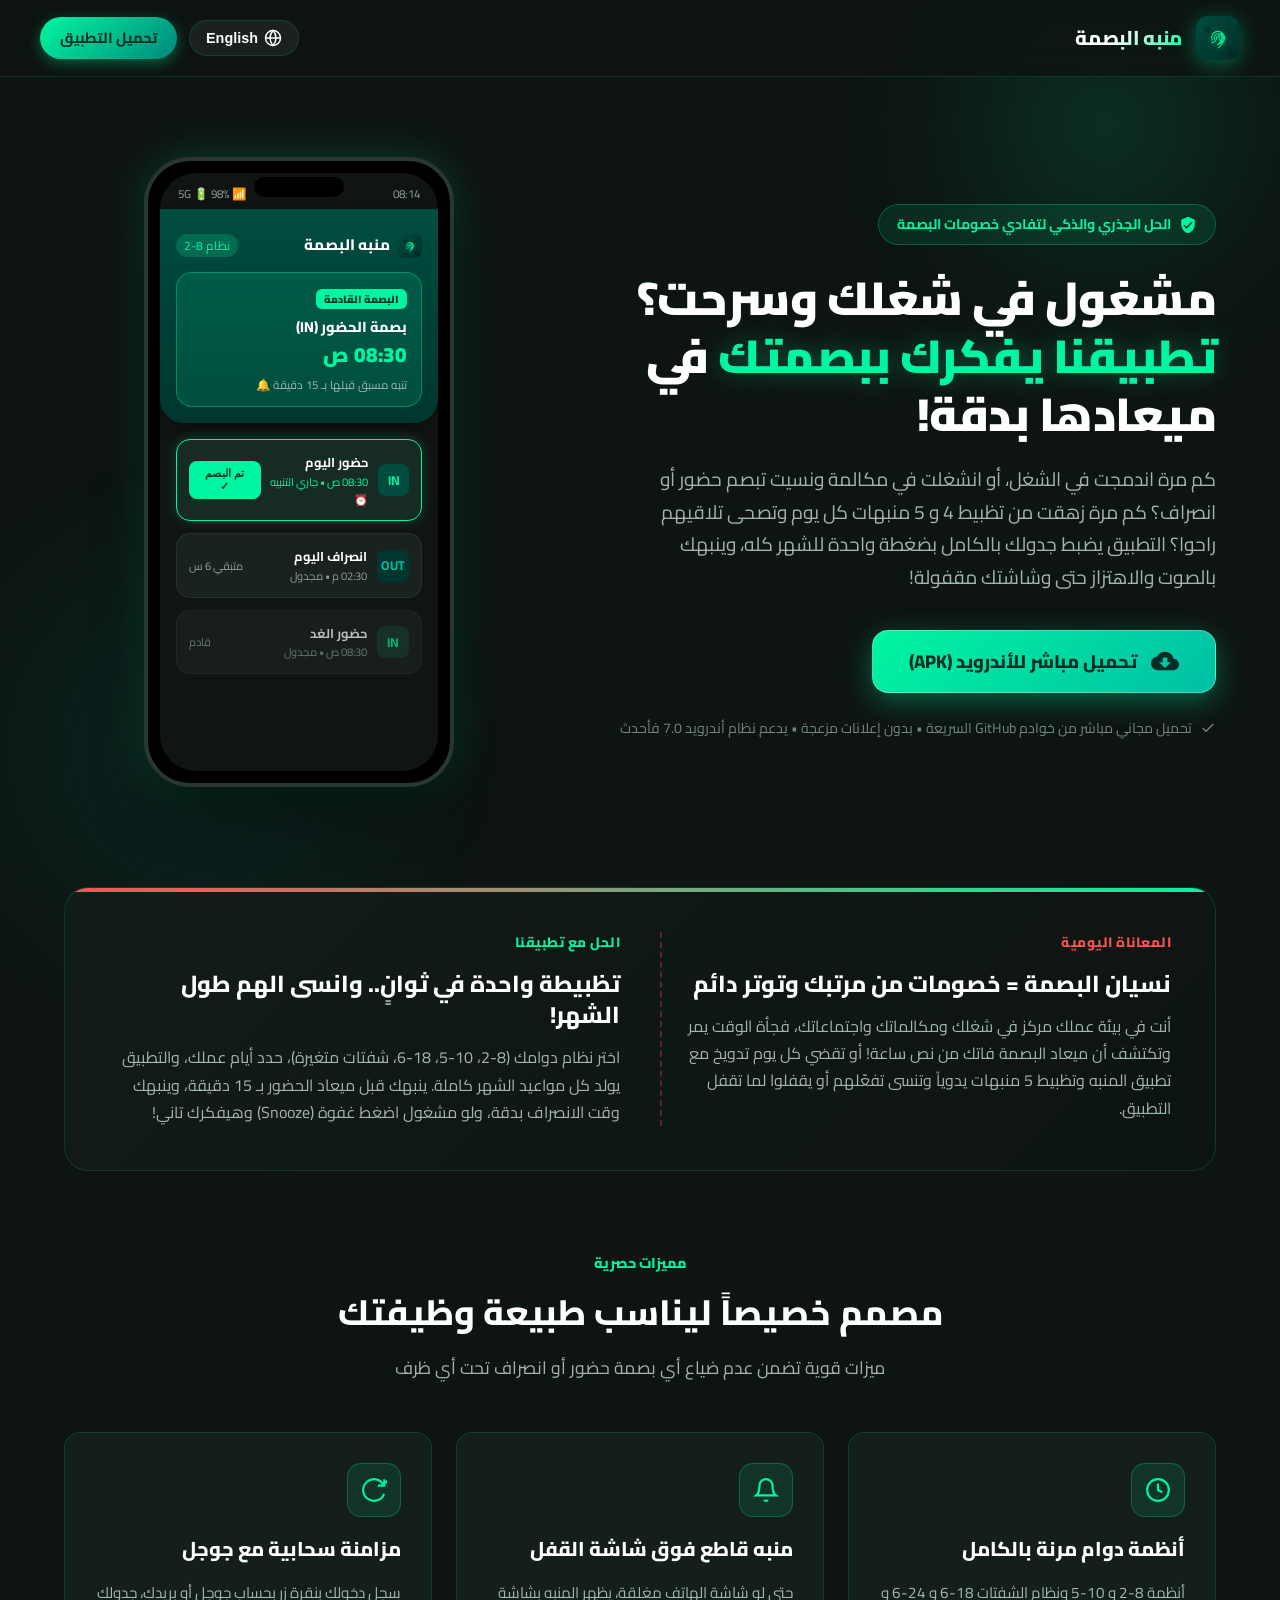
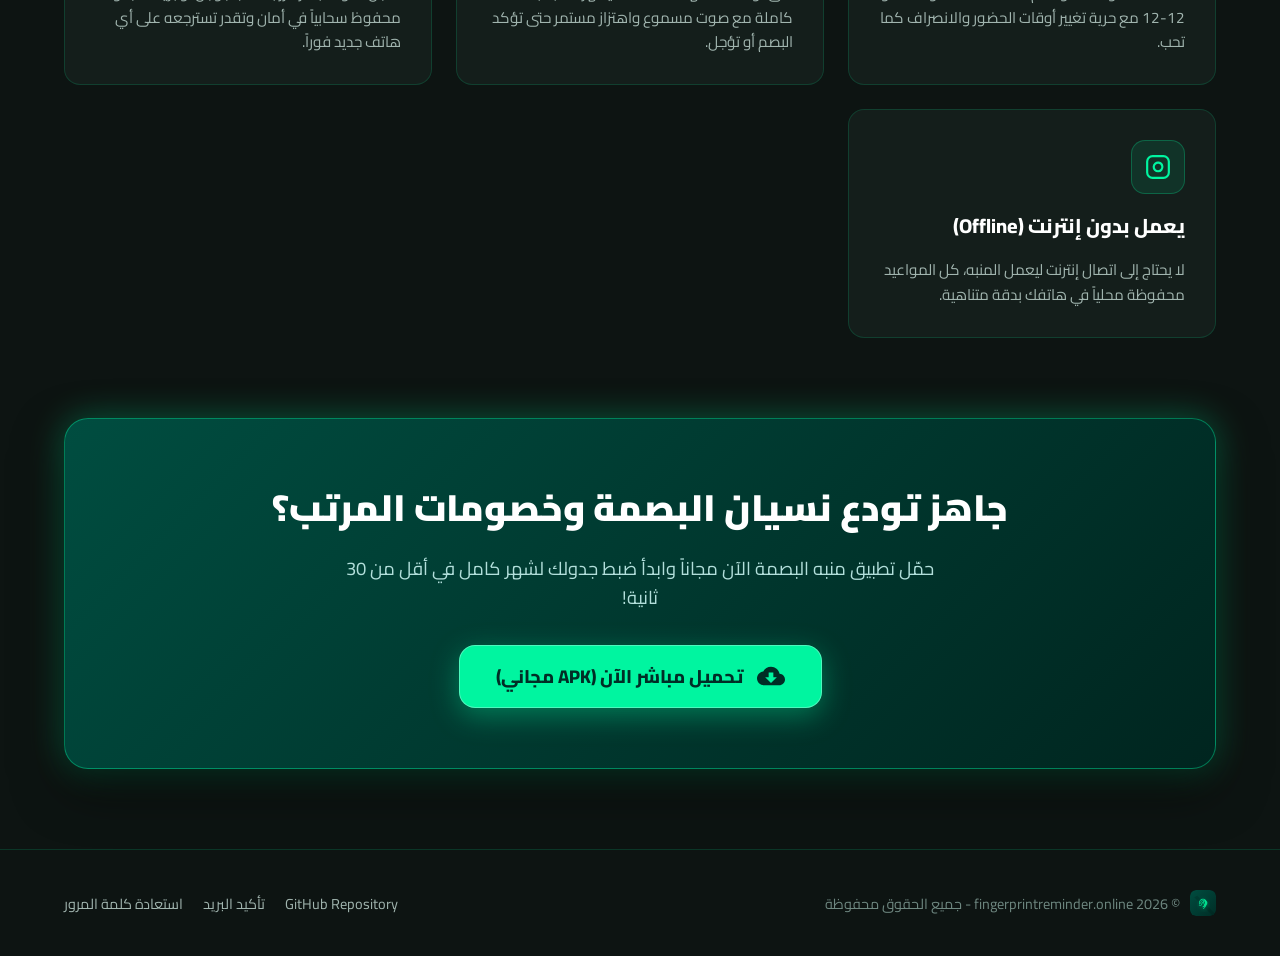
<file: web/index.html>
<!DOCTYPE html>
<html lang="ar" dir="rtl">
<head>
  <meta charset="UTF-8">
  <meta name="viewport" content="width=device-width, initial-scale=1.0">
  <title>منبه البصمة الذكي | Fingerprint Reminder</title>
  <meta name="description" content="تطبيق منبه البصمة الذكي - انسَ عناء ضبط المنبهات اليومية أو نسيان بصمة الحضور والانصراف. جدولة تلقائية ذكية تعمل في الخلفية بدون إنترنت.">
  
  <link rel="icon" type="image/svg+xml" href="logo.svg">
  <link rel="preconnect" href="https://fonts.googleapis.com">
  <link rel="preconnect" href="https://fonts.gstatic.com" crossorigin>
  <link href="https://fonts.googleapis.com/css2?family=Cairo:wght@400;600;700;800;900&family=Inter:wght@400;500;600;700;800&display=swap" rel="stylesheet">
  <link rel="stylesheet" href="styles.css">
</head>
<body>
  <!-- Ambient Atmospheric Glows -->
  <div class="bg-glow-1"></div>
  <div class="bg-glow-2"></div>

  <!-- Navbar -->
  <header class="navbar">
    <div class="nav-container">
      <a href="#" class="brand">
        <img src="logo.svg" alt="شعار منبه البصمة" class="brand-logo">
        <div class="brand-title" data-ar="منبه البصمة" data-en="Fingerprint Reminder">منبه البصمة</div>
      </a>
      <div class="nav-actions">
        <button id="langToggleBtn" class="lang-btn" onclick="toggleLanguage()">
          <svg width="18" height="18" viewBox="0 0 24 24" fill="none" stroke="currentColor" stroke-width="2">
            <circle cx="12" cy="12" r="10"></circle>
            <line x1="2" y1="12" x2="22" y2="12"></line>
            <path d="M12 2a15.3 15.3 0 0 1 4 10 15.3 15.3 0 0 1-4 10 15.3 15.3 0 0 1-4-10 15.3 15.3 0 0 1 4-10z"></path>
          </svg>
          <span id="langLabel">English</span>
        </button>
        <a href="https://github.com/kemo1593/fingerprint-app/releases/latest/download/app-release.apk" class="btn-nav-download" data-ar="تحميل التطبيق" data-en="Download App">تحميل التطبيق</a>
      </div>
    </div>
  </header>

  <!-- Hero Section -->
  <main class="container">
    <section class="hero">
      <div class="hero-content">
        <div class="hero-badge">
          <svg width="18" height="18" viewBox="0 0 24 24" fill="currentColor">
            <path d="M12 1L3 5v6c0 5.55 3.84 10.74 9 12 5.16-1.26 9-6.45 9-12V5l-9-4zm-2 16l-4-4 1.41-1.41L10 14.17l6.59-6.59L18 9l-8 8z"/>
          </svg>
          <span data-ar="الحل الجذري والذكي لتفادي خصومات البصمة" data-en="The Ultimate Solution to Never Miss Your Punch">الحل الجذري والذكي لتفادي خصومات البصمة</span>
        </div>

        <h1 class="hero-title" data-ar="مشغول في شغلك وسرحت؟ <span>تطبيقنا يفكرك ببصمتك</span> في ميعادها بدقة!" data-en="Busy at work or talking? <span>Our app alerts your fingerprint</span> exactly on time!">
          مشغول في شغلك وسرحت؟ <span>تطبيقنا يفكرك ببصمتك</span> في ميعادها بدقة!
        </h1>

        <p class="hero-subtitle" data-ar="كم مرة اندمجت في الشغل، أو انشغلت في مكالمة ونسيت تبصم حضور أو انصراف؟ كم مرة زهقت من تظبيط 4 و 5 منبهات كل يوم وتصحى تلاقيهم راحوا؟ التطبيق يضبط جدولك بالكامل بضغطة واحدة للشهر كله، وينبهك بالصوت والاهتزاز حتى وشاشتك مقفولة!" data-en="How many times did you get busy with work, conversations, or calls and completely forgot your IN or OUT punch? Tired of setting 5 alarms daily? This app schedules your entire month with one click and rings through lock screens!">
          كم مرة اندمجت في الشغل، أو انشغلت في مكالمة ونسيت تبصم حضور أو انصراف؟ كم مرة زهقت من تظبيط 4 و 5 منبهات كل يوم وتصحى تلاقيهم راحوا؟ التطبيق يضبط جدولك بالكامل بضغطة واحدة للشهر كله، وينبهك بالصوت والاهتزاز حتى وشاشتك مقفولة!
        </p>

        <div class="cta-group">
          <!-- Direct download APK from GitHub Releases -->
          <a href="https://github.com/kemo1593/fingerprint-app/releases/latest/download/app-release.apk" class="btn-primary-download" id="apkDownloadBtn">
            <svg viewBox="0 0 24 24" fill="currentColor">
              <path d="M19.35 10.04C18.67 6.59 15.64 4 12 4 9.11 4 6.6 5.64 5.35 8.04 2.34 8.36 0 10.91 0 14c0 3.31 2.69 6 6 6h13c2.76 0 5-2.24 5-5 0-2.64-2.05-4.78-4.65-4.96zM17 13l-5 5-5-5h3V9h4v4h3z"/>
            </svg>
            <span data-ar="تحميل مباشر للأندرويد (APK)" data-en="Direct Download APK (Android)">تحميل مباشر للأندرويد (APK)</span>
          </a>
        </div>

        <div class="download-subtext">
          <svg width="16" height="16" viewBox="0 0 24 24" fill="none" stroke="currentColor" stroke-width="2">
            <polyline points="20 6 9 17 4 12"></polyline>
          </svg>
          <span data-ar="تحميل مجاني مباشر من خوادم GitHub السريعة • بدون إعلانات مزعجة • يدعم نظام أندرويد 7.0 فأحدث" data-en="Direct fast download via GitHub CDN • Zero Ads • Android 7.0+">تحميل مجاني مباشر من خوادم GitHub السريعة • بدون إعلانات مزعجة • يدعم نظام أندرويد 7.0 فأحدث</span>
        </div>
      </div>

      <!-- Live Mockup of the App UI with real branding -->
      <div class="mockup-container">
        <div class="phone-frame">
          <div class="phone-notch"></div>
          <div class="phone-screen">
            <!-- App Status Bar -->
            <div class="mock-status-bar">
              <span>08:14</span>
              <span>📶 5G 🔋 98%</span>
            </div>

            <!-- In-App Header -->
            <div class="mock-app-header">
              <div class="mock-header-top">
                <div style="display:flex;align-items:center;gap:8px;">
                  <img src="logo.svg" style="width:24px;height:24px;border-radius:6px;" alt="icon">
                  <span class="mock-app-title" data-ar="منبه البصمة" data-en="Fingerprint Reminder">منبه البصمة</span>
                </div>
                <span style="font-size:0.75rem;background:rgba(0,245,160,0.2);color:#00F5A0;padding:2px 8px;border-radius:99px;">نظام 8-2</span>
              </div>

              <!-- Next Upcoming Event Highlight Card -->
              <div class="mock-next-card">
                <span class="mock-next-badge" data-ar="البصمة القادمة" data-en="Next Fingerprint">البصمة القادمة</span>
                <div class="mock-next-title" data-ar="بصمة الحضور (IN)" data-en="Check-in Fingerprint (IN)">بصمة الحضور (IN)</div>
                <div class="mock-next-time">08:30 ص</div>
                <div style="font-size:0.72rem;color:#A1B5AF;margin-top:4px;" data-ar="تنبه مسبق قبلها بـ 15 دقيقة 🔔" data-en="Pre-alarm 15 mins before 🔔">تنبه مسبق قبلها بـ 15 دقيقة 🔔</div>
              </div>
            </div>

            <!-- In-App Events List -->
            <div class="mock-body">
              <div class="mock-event-item active-alarm">
                <div class="mock-event-details">
                  <div class="mock-event-icon">IN</div>
                  <div>
                    <div style="font-weight:bold;font-size:0.8rem;color:#fff;" data-ar="حضور اليوم" data-en="Today Check-in">حضور اليوم</div>
                    <div style="font-size:0.7rem;color:#00F5A0;">08:30 ص • جاري التنبيه ⏰</div>
                  </div>
                </div>
                <button class="mock-event-btn" data-ar="تم البصم ✓" data-en="Done ✓">تم البصم ✓</button>
              </div>

              <div class="mock-event-item">
                <div class="mock-event-details">
                  <div class="mock-event-icon" style="background:#00362E;color:#00BFA5;">OUT</div>
                  <div>
                    <div style="font-weight:bold;font-size:0.8rem;color:#fff;" data-ar="انصراف اليوم" data-en="Today Check-out">انصراف اليوم</div>
                    <div style="font-size:0.7rem;color:#8C9E99;">02:30 م • مجدول</div>
                  </div>
                </div>
                <span style="font-size:0.7rem;color:#8C9E99;" data-ar="متبقي 6 س" data-en="In 6h">متبقي 6 س</span>
              </div>

              <div class="mock-event-item" style="opacity:0.7;">
                <div class="mock-event-details">
                  <div class="mock-event-icon" style="background:#1B3D34;color:#00F5A0;">IN</div>
                  <div>
                    <div style="font-weight:bold;font-size:0.8rem;color:#fff;" data-ar="حضور الغد" data-en="Tomorrow Check-in">حضور الغد</div>
                    <div style="font-size:0.7rem;color:#8C9E99;">08:30 ص • مجدول</div>
                  </div>
                </div>
                <span style="font-size:0.7rem;color:#8C9E99;" data-ar="قادم" data-en="Upcoming">قادم</span>
              </div>
            </div>
          </div>
        </div>
      </div>
    </section>

    <!-- Problem vs Solution Comparison Banner -->
    <section class="pain-banner">
      <div class="pain-card problem">
        <span class="pain-tag red" data-ar="المعاناة اليومية" data-en="The Daily Frustration">المعاناة اليومية</span>
        <h3 class="pain-heading" data-ar="نسيان البصمة = خصومات من مرتبك وتوتر دائم" data-en="Forgotten Punches = Deductions & Anxiety">نسيان البصمة = خصومات من مرتبك وتوتر دائم</h3>
        <p class="pain-desc" data-ar="أنت في بيئة عملك مركز في شغلك ومكالماتك واجتماعاتك، فجأة الوقت يمر وتكتشف أن ميعاد البصمة فاتك من نص ساعة! أو تقضي كل يوم تدويخ مع تطبيق المنبه وتظبيط 5 منبهات يدوياً وتنسى تفعّلهم أو يقفلوا لما تقفل التطبيق." data-en="You are deeply focused on your work, meetings, or calls. Time flies by and you suddenly realize your punch window passed half an hour ago! Or you waste time configuring 5 alarms manually every single morning.">
          أنت في بيئة عملك مركز في شغلك ومكالماتك واجتماعاتك، فجأة الوقت يمر وتكتشف أن ميعاد البصمة فاتك من نص ساعة! أو تقضي كل يوم تدويخ مع تطبيق المنبه وتظبيط 5 منبهات يدوياً وتنسى تفعّلهم أو يقفلوا لما تقفل التطبيق.
        </p>
      </div>

      <div class="pain-card">
        <span class="pain-tag green" data-ar="الحل مع تطبيقنا" data-en="The Smart Solution">الحل مع تطبيقنا</span>
        <h3 class="pain-heading" data-ar="تظبيطة واحدة في ثوانٍ.. وانسى الهم طول الشهر!" data-en="One Setup in Seconds.. Peace of Mind All Month!">تظبيطة واحدة في ثوانٍ.. وانسى الهم طول الشهر!</h3>
        <p class="pain-desc" data-ar="اختر نظام دوامك (8-2، 10-5، 18-6، شفتات متغيرة)، حدد أيام عملك، والتطبيق يولد كل مواعيد الشهر كاملة. ينبهك قبل ميعاد الحضور بـ 15 دقيقة، وينبهك وقت الانصراف بدقة، ولو مشغول اضغط غفوة (Snooze) وهيفكرك تاني!" data-en="Pick your schedule system (8-2, 10-5, 18-6, or rotating shifts), choose your workdays, and the app calculates the entire schedule. Gives a 15-minute heads-up for IN, alerts at OUT time, with flexible Snooze!">
          اختر نظام دوامك (8-2، 10-5، 18-6، شفتات متغيرة)، حدد أيام عملك، والتطبيق يولد كل مواعيد الشهر كاملة. ينبهك قبل ميعاد الحضور بـ 15 دقيقة، وينبهك وقت الانصراف بدقة، ولو مشغول اضغط غفوة (Snooze) وهيفكرك تاني!
        </p>
      </div>
    </section>

    <!-- Features Section -->
    <section>
      <div class="section-header">
        <span class="section-badge" data-ar="مميزات حصرية" data-en="Exclusive Features">مميزات حصرية</span>
        <h2 class="section-title" data-ar="مصمم خصيصاً ليناسب طبيعة وظيفتك" data-en="Engineered Specially For Your Work Routine">مصمم خصيصاً ليناسب طبيعة وظيفتك</h2>
        <p class="section-desc" data-ar="ميزات قوية تضمن عدم ضياع أي بصمة حضور أو انصراف تحت أي ظرف" data-en="Built to guarantee you never miss a punch under any circumstance">ميزات قوية تضمن عدم ضياع أي بصمة حضور أو انصراف تحت أي ظرف</p>
      </div>

      <div class="features-grid">
        <div class="feature-card">
          <div class="feature-icon-box">
            <svg width="26" height="26" viewBox="0 0 24 24" fill="none" stroke="currentColor" stroke-width="2">
              <circle cx="12" cy="12" r="10"></circle>
              <polyline points="12 6 12 12 16 14"></polyline>
            </svg>
          </div>
          <h3 class="feature-title" data-ar="أنظمة دوام مرنة بالكامل" data-en="Completely Flexible Shift Systems">أنظمة دوام مرنة بالكامل</h3>
          <p class="feature-desc" data-ar="أنظمة 8-2 و 10-5 ونظام الشفتات 18-6 و 24-6 و 12-12 مع حرية تغيير أوقات الحضور والانصراف كما تحب." data-en="Presets for 8-2, 10-5, 18-6, 24-6, and 12-12 shifts with complete freedom to customize first and last entry times.">أنظمة 8-2 و 10-5 ونظام الشفتات 18-6 و 24-6 و 12-12 مع حرية تغيير أوقات الحضور والانصراف كما تحب.</p>
        </div>

        <div class="feature-card">
          <div class="feature-icon-box">
            <svg width="26" height="26" viewBox="0 0 24 24" fill="none" stroke="currentColor" stroke-width="2">
              <path d="M18 8A6 6 0 0 0 6 8c0 7-3 9-3 9h18s-3-2-3-9"></path>
              <path d="M13.73 21a2 2 0 0 1-3.46 0"></path>
            </svg>
          </div>
          <h3 class="feature-title" data-ar="منبه قاطع فوق شاشة القفل" data-en="Full-Screen Lock Alarm">منبه قاطع فوق شاشة القفل</h3>
          <p class="feature-desc" data-ar="حتى لو شاشة الهاتف مغلقة، يظهر المنبه بشاشة كاملة مع صوت مسموع واهتزاز مستمر حتى تؤكد البصم أو تؤجل." data-en="Even if your screen is locked, the alarm awakens the screen with clear audio and vibration until you punch or snooze.">حتى لو شاشة الهاتف مغلقة، يظهر المنبه بشاشة كاملة مع صوت مسموع واهتزاز مستمر حتى تؤكد البصم أو تؤجل.</p>
        </div>

        <div class="feature-card">
          <div class="feature-icon-box">
            <svg width="26" height="26" viewBox="0 0 24 24" fill="none" stroke="currentColor" stroke-width="2">
              <path d="M21.5 2v6h-6M21.34 15.57a10 10 0 1 1-.57-8.38l5.67-5.67"/>
            </svg>
          </div>
          <h3 class="feature-title" data-ar="مزامنة سحابية مع جوجل" data-en="Cloud Sync with Google">مزامنة سحابية مع جوجل</h3>
          <p class="feature-desc" data-ar="سجل دخولك بنقرة زر بحساب جوجل أو بريدك، جدولك محفوظ سحابياً في أمان وتقدر تسترجعه على أي هاتف جديد فوراً." data-en="One-tap login with Google or email. Your schedule is synced to the cloud and restored automatically on any new phone.">سجل دخولك بنقرة زر بحساب جوجل أو بريدك، جدولك محفوظ سحابياً في أمان وتقدر تسترجعه على أي هاتف جديد فوراً.</p>
        </div>

        <div class="feature-card">
          <div class="feature-icon-box">
            <svg width="26" height="26" viewBox="0 0 24 24" fill="none" stroke="currentColor" stroke-width="2">
              <rect x="2" y="2" width="20" height="20" rx="5" ry="5"></rect>
              <path d="M16 11.37A4 4 0 1 1 12.63 8 4 4 0 0 1 16 11.37z"></path>
              <line x1="17.5" y1="6.5" x2="17.51" y2="6.5"></line>
            </svg>
          </div>
          <h3 class="feature-title" data-ar="يعمل بدون إنترنت (Offline)" data-en="100% Offline Compatible">يعمل بدون إنترنت (Offline)</h3>
          <p class="feature-desc" data-ar="لا يحتاج إلى اتصال إنترنت ليعمل المنبه، كل المواعيد محفوظة محلياً في هاتفك بدقة متناهية." data-en="No internet connection required for alarms. All scheduled alarms run locally through exact system timers.">لا يحتاج إلى اتصال إنترنت ليعمل المنبه، كل المواعيد محفوظة محلياً في هاتفك بدقة متناهية.</p>
        </div>
      </div>
    </section>

    <!-- Bottom CTA Card -->
    <section class="bottom-cta">
      <h2 data-ar="جاهز تودع نسيان البصمة وخصومات المرتب؟" data-en="Ready to Say Goodbye to Forgotten Punches?">جاهز تودع نسيان البصمة وخصومات المرتب؟</h2>
      <p data-ar="حمّل تطبيق منبه البصمة الآن مجاناً وابدأ ضبط جدولك لشهر كامل في أقل من 30 ثانية!" data-en="Download Fingerprint Reminder now for free and schedule your entire month in under 30 seconds!">حمّل تطبيق منبه البصمة الآن مجاناً وابدأ ضبط جدولك لشهر كامل في أقل من 30 ثانية!</p>
      <a href="https://github.com/kemo1593/fingerprint-app/releases/latest/download/app-release.apk" class="btn-primary-download" style="background:#00F5A0;color:#002D26;">
        <svg viewBox="0 0 24 24" fill="currentColor">
          <path d="M19.35 10.04C18.67 6.59 15.64 4 12 4 9.11 4 6.6 5.64 5.35 8.04 2.34 8.36 0 10.91 0 14c0 3.31 2.69 6 6 6h13c2.76 0 5-2.24 5-5 0-2.64-2.05-4.78-4.65-4.96zM17 13l-5 5-5-5h3V9h4v4h3z"/>
        </svg>
        <span data-ar="تحميل مباشر الآن (APK مجاني)" data-en="Direct Download Now (Free APK)">تحميل مباشر الآن (APK مجاني)</span>
      </a>
    </section>
  </main>

  <!-- Footer -->
  <footer class="footer">
    <div class="container footer-container">
      <div style="display:flex;align-items:center;gap:10px;">
        <img src="logo.svg" style="width:26px;height:26px;border-radius:6px;" alt="logo">
        <span>© 2026 fingerprintreminder.online - جميع الحقوق محفوظة</span>
      </div>
      <div class="footer-links">
        <a href="https://github.com/kemo1593/fingerprint-app" target="_blank">GitHub Repository</a>
        <a href="welcome.html" data-ar="تأكيد البريد" data-en="Confirm Email">تأكيد البريد</a>
        <a href="reset-password.html" data-ar="استعادة كلمة المرور" data-en="Reset Password">استعادة كلمة المرور</a>
      </div>
    </div>
  </footer>

  <script>
    let currentLang = 'ar';

    function toggleLanguage() {
      currentLang = currentLang === 'ar' ? 'en' : 'ar';
      applyLanguage(currentLang);
    }

    function applyLanguage(lang) {
      const isArabic = lang === 'ar';
      document.documentElement.lang = isArabic ? 'ar' : 'en';
      document.documentElement.dir = isArabic ? 'rtl' : 'ltr';
      document.body.classList.toggle('ltr', !isArabic);

      document.getElementById('langLabel').textContent = isArabic ? 'English' : 'عربي';

      // Update all data-ar / data-en attributes
      document.querySelectorAll('[data-ar]').forEach(el => {
        const text = isArabic ? el.getAttribute('data-ar') : el.getAttribute('data-en');
        if (text) {
          if (text.includes('<span')) {
            el.innerHTML = text;
          } else {
            el.textContent = text;
          }
        }
      });
    }
  </script>
</body>
</html>
</file>
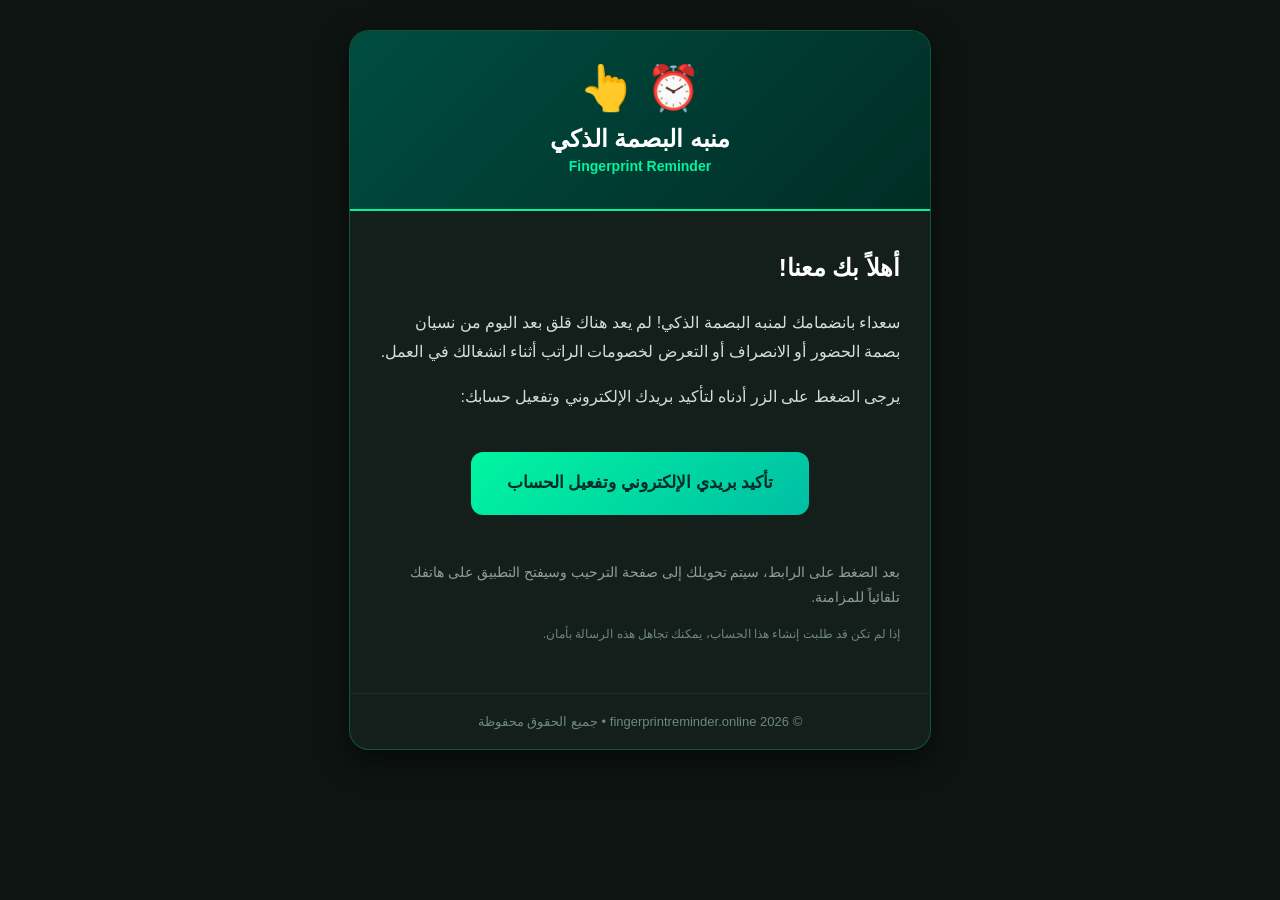
<file: web/supabase_confirm_email_template.html>
<!--
  Template Name: Fingerprint Reminder - Email Confirmation
  Subject: تأكيد حسابك في منبه البصمة الذكي | Confirm your Fingerprint Reminder account
-->
<!DOCTYPE html>
<html lang="ar" dir="rtl">
<head>
  <meta charset="utf-8">
  <style>
    body {
      margin: 0;
      padding: 0;
      background-color: #0D1412;
      font-family: 'Cairo', 'Segoe UI', Tahoma, Geneva, Verdana, sans-serif;
      color: #FFFFFF;
    }
    .container {
      max-width: 580px;
      margin: 30px auto;
      background: #141E1B;
      border: 1px solid rgba(0, 245, 160, 0.25);
      border-radius: 20px;
      overflow: hidden;
      box-shadow: 0 10px 30px rgba(0,0,0,0.5);
    }
    .header {
      background: linear-gradient(135deg, #004D40 0%, #002D26 100%);
      padding: 35px 25px;
      text-align: center;
      border-bottom: 2px solid #00F5A0;
    }
    .title {
      font-size: 24px;
      font-weight: 800;
      color: #FFFFFF;
      margin: 15px 0 5px;
    }
    .content {
      padding: 35px 30px;
      line-height: 1.8;
      font-size: 16px;
      color: #D1DED9;
      text-align: right;
    }
    .btn {
      display: inline-block;
      background: linear-gradient(135deg, #00F5A0 0%, #00BFA5 100%);
      color: #002D26 !important;
      font-weight: 800;
      font-size: 17px;
      padding: 16px 36px;
      border-radius: 12px;
      text-decoration: none;
      margin: 25px 0;
      text-align: center;
    }
    .footer {
      padding: 20px;
      text-align: center;
      font-size: 13px;
      color: #6E8780;
      border-top: 1px solid rgba(255,255,255,0.06);
    }
  </style>
</head>
<body>
  <div class="container">
    <div class="header">
      <div style="font-size: 44px; line-height: 1;">⏰ 👆</div>
      <div class="title">منبه البصمة الذكي</div>
      <div style="color: #00F5A0; font-size: 14px; font-weight: 700;">Fingerprint Reminder</div>
    </div>

    <div class="content">
      <h2 style="color: #FFFFFF; margin-top: 0;">أهلاً بك معنا!</h2>
      <p>
        سعداء بانضمامك لمنبه البصمة الذكي! لم يعد هناك قلق بعد اليوم من نسيان بصمة الحضور أو الانصراف أو التعرض لخصومات الراتب أثناء انشغالك في العمل.
      </p>
      <p>
        يرجى الضغط على الزر أدناه لتأكيد بريدك الإلكتروني وتفعيل حسابك:
      </p>

      <div style="text-align: center;">
        <a href="{{ .ConfirmationURL }}" class="btn">
          تأكيد بريدي الإلكتروني وتفعيل الحساب
        </a>
      </div>

      <p style="font-size: 14px; color: #8C9E99; margin-top: 20px;">
        بعد الضغط على الرابط، سيتم تحويلك إلى صفحة الترحيب وسيفتح التطبيق على هاتفك تلقائياً للمزامنة.
      </p>

      <p style="font-size: 12px; color: #6E8780;">
        إذا لم تكن قد طلبت إنشاء هذا الحساب، يمكنك تجاهل هذه الرسالة بأمان.
      </p>
    </div>

    <div class="footer">
      © 2026 fingerprintreminder.online • جميع الحقوق محفوظة
    </div>
  </div>
</body>
</html>
</file>
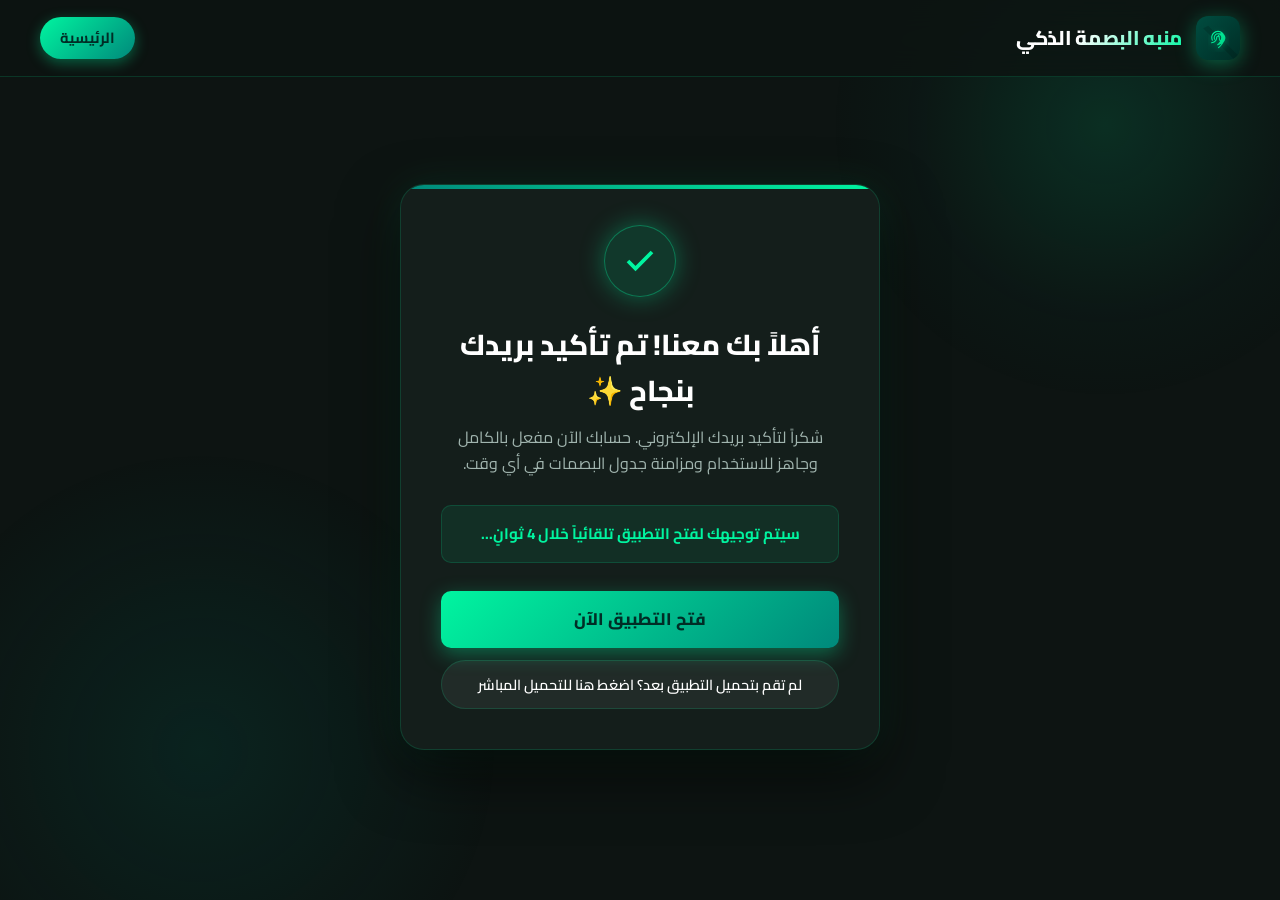
<file: web/welcome.html>
<!DOCTYPE html>
<html lang="ar" dir="rtl">
<head>
  <meta charset="UTF-8">
  <meta name="viewport" content="width=device-width, initial-scale=1.0">
  <title>تم تأكيد الحساب بنجاح | Welcome to Fingerprint Reminder</title>
  <link rel="icon" type="image/svg+xml" href="logo.svg">
  <link rel="preconnect" href="https://fonts.googleapis.com">
  <link rel="preconnect" href="https://fonts.gstatic.com" crossorigin>
  <link href="https://fonts.googleapis.com/css2?family=Cairo:wght@400;600;700;800;900&family=Inter:wght@400;500;600;700;800&display=swap" rel="stylesheet">
  <link rel="stylesheet" href="styles.css">
</head>
<body>
  <div class="bg-glow-1"></div>
  <div class="bg-glow-2"></div>

  <!-- Minimal Header -->
  <header class="navbar">
    <div class="nav-container">
      <a href="index.html" class="brand">
        <img src="logo.svg" alt="Logo" class="brand-logo">
        <div class="brand-title">منبه البصمة الذكي</div>
      </a>
      <a href="index.html" class="btn-nav-download">الرئيسية</a>
    </div>
  </header>

  <div class="auth-page-wrapper">
    <div class="auth-card">
      <div class="auth-icon-circle">
        <svg width="36" height="36" viewBox="0 0 24 24" fill="none" stroke="currentColor" stroke-width="2.5">
          <polyline points="20 6 9 17 4 12"></polyline>
        </svg>
      </div>

      <h1>أهلاً بك معنا! تم تأكيد بريدك بنجاح ✨</h1>
      <p>
        شكراً لتأكيد بريدك الإلكتروني. حسابك الآن مفعل بالكامل وجاهز للاستخدام ومزامنة جدول البصمات في أي وقت.
      </p>

      <div class="countdown-box" id="redirectStatus">
        سيتم توجيهك لفتح التطبيق تلقائياً خلال <span id="countdown">5</span> ثوانٍ...
      </div>

      <div style="margin-top:28px; display:flex; flex-direction:column; gap:12px;">
        <!-- Deep Link Attempt & Fallback -->
        <a href="fingerprint://auth/callback" id="openAppBtn" class="btn-submit" style="text-decoration:none; display:inline-block; text-align:center;">
          فتح التطبيق الآن
        </a>

        <a href="https://github.com/kemo1593/fingerprint-app/releases/latest/download/app-release.apk" class="lang-btn" style="text-decoration:none; justify-content:center; padding:12px;">
          لم تقم بتحميل التطبيق بعد؟ اضغط هنا للتحميل المباشر
        </a>
      </div>
    </div>
  </div>

  <script>
    let secondsLeft = 5;
    const countdownEl = document.getElementById('countdown');
    const redirectStatusEl = document.getElementById('redirectStatus');

    // Deep link scheme to open installed app
    const appDeepLink = "fingerprint://auth/callback" + window.location.hash;

    const timer = setInterval(() => {
      secondsLeft--;
      if (countdownEl) {
        countdownEl.textContent = secondsLeft;
      }
      if (secondsLeft <= 0) {
        clearInterval(timer);
        redirectStatusEl.textContent = "جاري فتح التطبيق على هاتفك...";
        // Trigger app opening via intent/deep-link
        window.location.href = appDeepLink;
      }
    }, 1000);
  </script>
</body>
</html>
</file>
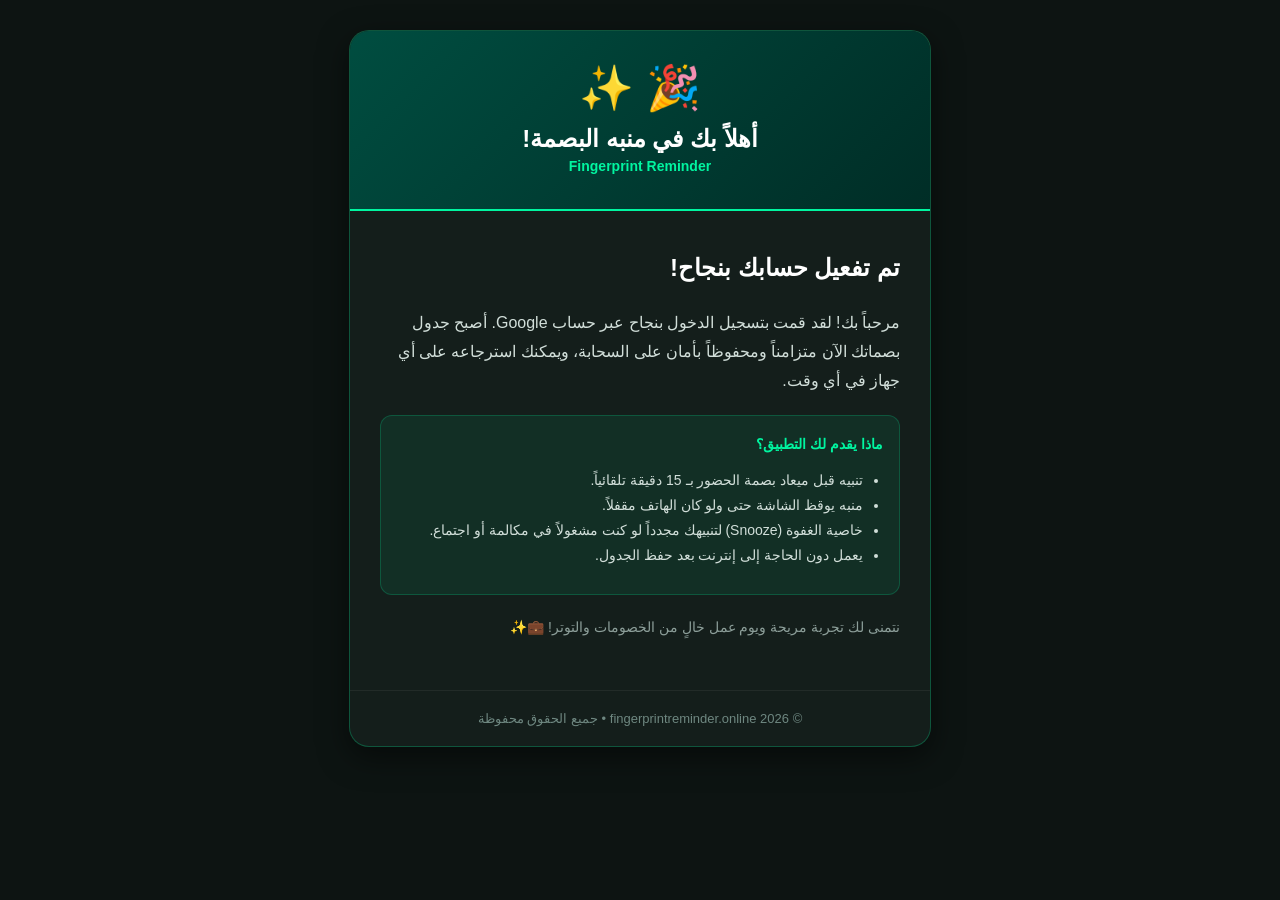
<file: web/welcome_email_google.html>
<!--
  Template Name: Fingerprint Reminder - Welcome Email (Google Login / Direct Welcome)
  Subject: مرحباً بك في منبه البصمة الذكي ✨ | Welcome to Fingerprint Reminder
-->
<!DOCTYPE html>
<html lang="ar" dir="rtl">
<head>
  <meta charset="utf-8">
  <style>
    body {
      margin: 0;
      padding: 0;
      background-color: #0D1412;
      font-family: 'Cairo', 'Segoe UI', Tahoma, Geneva, Verdana, sans-serif;
      color: #FFFFFF;
    }
    .container {
      max-width: 580px;
      margin: 30px auto;
      background: #141E1B;
      border: 1px solid rgba(0, 245, 160, 0.25);
      border-radius: 20px;
      overflow: hidden;
      box-shadow: 0 10px 30px rgba(0,0,0,0.5);
    }
    .header {
      background: linear-gradient(135deg, #004D40 0%, #002D26 100%);
      padding: 35px 25px;
      text-align: center;
      border-bottom: 2px solid #00F5A0;
    }
    .title {
      font-size: 24px;
      font-weight: 800;
      color: #FFFFFF;
      margin: 15px 0 5px;
    }
    .content {
      padding: 35px 30px;
      line-height: 1.8;
      font-size: 16px;
      color: #D1DED9;
      text-align: right;
    }
    .feature-box {
      background: rgba(0, 245, 160, 0.08);
      border: 1px solid rgba(0, 245, 160, 0.2);
      border-radius: 12px;
      padding: 16px;
      margin: 20px 0;
      font-size: 14px;
    }
    .footer {
      padding: 20px;
      text-align: center;
      font-size: 13px;
      color: #6E8780;
      border-top: 1px solid rgba(255,255,255,0.06);
    }
  </style>
</head>
<body>
  <div class="container">
    <div class="header">
      <div style="font-size: 44px; line-height: 1;">🎉 ✨</div>
      <div class="title">أهلاً بك في منبه البصمة!</div>
      <div style="color: #00F5A0; font-size: 14px; font-weight: 700;">Fingerprint Reminder</div>
    </div>

    <div class="content">
      <h2 style="color: #FFFFFF; margin-top: 0;">تم تفعيل حسابك بنجاح!</h2>
      <p>
        مرحباً بك! لقد قمت بتسجيل الدخول بنجاح عبر حساب Google. أصبح جدول بصماتك الآن متزامناً ومحفوظاً بأمان على السحابة، ويمكنك استرجاعه على أي جهاز في أي وقت.
      </p>

      <div class="feature-box">
        <strong style="color: #00F5A0;">ماذا يقدم لك التطبيق؟</strong>
        <ul style="margin: 10px 0; padding-right: 20px;">
          <li>تنبيه قبل ميعاد بصمة الحضور بـ 15 دقيقة تلقائياً.</li>
          <li>منبه يوقظ الشاشة حتى ولو كان الهاتف مقفلاً.</li>
          <li>خاصية الغفوة (Snooze) لتنبيهك مجدداً لو كنت مشغولاً في مكالمة أو اجتماع.</li>
          <li>يعمل دون الحاجة إلى إنترنت بعد حفظ الجدول.</li>
        </ul>
      </div>

      <p style="font-size: 14px; color: #8C9E99;">
        نتمنى لك تجربة مريحة ويوم عمل خالٍ من الخصومات والتوتر! 💼✨
      </p>
    </div>

    <div class="footer">
      © 2026 fingerprintreminder.online • جميع الحقوق محفوظة
    </div>
  </div>
</body>
</html>
</file>
<file: web/styles.css>
:root {
  --primary-teal: #004D40;
  --primary-dark: #002D26;
  --primary-light: #00695C;
  --neon-accent: #00F5A0;
  --neon-glow: rgba(0, 245, 160, 0.35);
  --emerald-secondary: #00897B;
  --bg-page: #0D1412;
  --bg-card: #141E1B;
  --bg-card-hover: #192723;
  --border-subtle: rgba(0, 245, 160, 0.15);
  --border-strong: rgba(0, 245, 160, 0.4);
  --text-main: #FFFFFF;
  --text-muted: #A1B5AF;
  --text-dim: #6E8780;
  --danger: #FF5252;
  --warning: #FFB300;
  --radius-lg: 24px;
  --radius-md: 16px;
  --radius-sm: 10px;
  --transition: all 0.28s cubic-bezier(0.4, 0, 0.2, 1);
}

* {
  box-sizing: border-box;
  margin: 0;
  padding: 0;
}

body {
  font-family: 'Cairo', system-ui, -apple-system, BlinkMacSystemFont, "Segoe UI", Roboto, sans-serif;
  background-color: var(--bg-page);
  color: var(--text-main);
  min-height: 100vh;
  line-height: 1.6;
  overflow-x: hidden;
  direction: rtl; /* Default Arabic */
}

/* English LTR override */
body.ltr {
  direction: ltr;
  font-family: 'Inter', system-ui, -apple-system, sans-serif;
}

/* Background Atmospheric Glows */
.bg-glow-1 {
  position: fixed;
  top: -150px;
  right: -100px;
  width: 550px;
  height: 550px;
  background: radial-gradient(circle, rgba(0, 245, 160, 0.12) 0%, rgba(0, 77, 64, 0.05) 50%, transparent 70%);
  pointer-events: none;
  z-index: 0;
}
.bg-glow-2 {
  position: fixed;
  bottom: -150px;
  left: -100px;
  width: 600px;
  height: 600px;
  background: radial-gradient(circle, rgba(0, 105, 92, 0.18) 0%, transparent 70%);
  pointer-events: none;
  z-index: 0;
}

/* Top Navigation Bar */
.navbar {
  position: sticky;
  top: 0;
  z-index: 100;
  backdrop-filter: blur(16px);
  -webkit-backdrop-filter: blur(16px);
  background: rgba(13, 20, 18, 0.82);
  border-bottom: 1px solid var(--border-subtle);
  padding: 16px 24px;
}
.nav-container {
  max-width: 1200px;
  margin: 0 auto;
  display: flex;
  align-items: center;
  justify-content: space-between;
}
.brand {
  display: flex;
  align-items: center;
  gap: 14px;
  text-decoration: none;
  color: #fff;
}
.brand-logo {
  width: 44px;
  height: 44px;
  border-radius: 12px;
  filter: drop-shadow(0 4px 10px var(--neon-glow));
}
.brand-title {
  font-size: 1.25rem;
  font-weight: 800;
  letter-spacing: -0.3px;
  background: linear-gradient(135deg, #ffffff 40%, var(--neon-accent) 100%);
  -webkit-background-clip: text;
  -webkit-text-fill-color: transparent;
}
.nav-actions {
  display: flex;
  align-items: center;
  gap: 12px;
}
.lang-btn {
  background: rgba(255, 255, 255, 0.06);
  border: 1px solid var(--border-subtle);
  color: var(--text-main);
  padding: 8px 16px;
  border-radius: 999px;
  font-size: 0.9rem;
  font-weight: 600;
  cursor: pointer;
  transition: var(--transition);
  display: flex;
  align-items: center;
  gap: 6px;
}
.lang-btn:hover {
  background: rgba(0, 245, 160, 0.15);
  border-color: var(--neon-accent);
}
.btn-nav-download {
  background: linear-gradient(135deg, var(--neon-accent), var(--emerald-secondary));
  color: var(--primary-dark);
  padding: 9px 20px;
  border-radius: 999px;
  font-weight: 700;
  font-size: 0.92rem;
  text-decoration: none;
  transition: var(--transition);
  box-shadow: 0 4px 14px var(--neon-glow);
}
.btn-nav-download:hover {
  transform: translateY(-2px);
  box-shadow: 0 6px 20px rgba(0, 245, 160, 0.5);
}

/* Layout Container */
.container {
  max-width: 1200px;
  margin: 0 auto;
  padding: 0 24px;
  position: relative;
  z-index: 1;
}

/* Hero Section */
.hero {
  padding: 80px 0 60px;
  display: grid;
  grid-template-columns: 1.15fr 0.85fr;
  gap: 48px;
  align-items: center;
}
@media (max-width: 960px) {
  .hero {
    grid-template-columns: 1fr;
    text-align: center;
    padding: 50px 0 40px;
  }
}

.hero-badge {
  display: inline-flex;
  align-items: center;
  gap: 8px;
  background: rgba(0, 245, 160, 0.1);
  border: 1px solid rgba(0, 245, 160, 0.25);
  padding: 8px 18px;
  border-radius: 999px;
  font-size: 0.88rem;
  color: var(--neon-accent);
  font-weight: 700;
  margin-bottom: 24px;
}
.hero-title {
  font-size: 2.9rem;
  line-height: 1.25;
  font-weight: 900;
  margin-bottom: 20px;
  letter-spacing: -0.5px;
}
.hero-title span {
  color: var(--neon-accent);
  text-shadow: 0 0 24px var(--neon-glow);
}
@media (max-width: 600px) {
  .hero-title {
    font-size: 2.1rem;
  }
}

.hero-subtitle {
  font-size: 1.2rem;
  color: var(--text-muted);
  margin-bottom: 36px;
  max-width: 580px;
  line-height: 1.7;
}
@media (max-width: 960px) {
  .hero-subtitle {
    margin-left: auto;
    margin-right: auto;
  }
}

/* Download CTA Section */
.cta-group {
  display: flex;
  flex-wrap: wrap;
  gap: 16px;
  align-items: center;
  margin-bottom: 24px;
}
@media (max-width: 960px) {
  .cta-group {
    justify-content: center;
  }
}
.btn-primary-download {
  display: inline-flex;
  align-items: center;
  gap: 14px;
  background: linear-gradient(135deg, #00F5A0 0%, #00BFA5 100%);
  color: #002D26;
  font-size: 1.15rem;
  font-weight: 800;
  padding: 16px 36px;
  border-radius: var(--radius-md);
  text-decoration: none;
  box-shadow: 0 8px 28px rgba(0, 245, 160, 0.35);
  transition: var(--transition);
  border: 1px solid rgba(255, 255, 255, 0.3);
}
.btn-primary-download:hover {
  transform: translateY(-3px) scale(1.02);
  box-shadow: 0 12px 36px rgba(0, 245, 160, 0.55);
}
.btn-primary-download svg {
  width: 28px;
  height: 28px;
}
.download-subtext {
  font-size: 0.88rem;
  color: var(--text-dim);
  display: flex;
  align-items: center;
  gap: 8px;
}
@media (max-width: 960px) {
  .download-subtext {
    justify-content: center;
  }
}

/* App Mockup Visual Frame */
.mockup-container {
  display: flex;
  justify-content: center;
  position: relative;
}
.phone-frame {
  width: 310px;
  height: 630px;
  background: #000;
  border-radius: 46px;
  border: 4px solid #283733;
  box-shadow: 0 25px 60px -15px rgba(0, 0, 0, 0.8),
              0 0 40px rgba(0, 245, 160, 0.2);
  padding: 12px;
  position: relative;
  overflow: hidden;
  transition: var(--transition);
}
.phone-frame:hover {
  transform: translateY(-6px);
  box-shadow: 0 32px 70px -15px rgba(0, 0, 0, 0.9),
              0 0 55px rgba(0, 245, 160, 0.35);
}
.phone-notch {
  width: 90px;
  height: 20px;
  background: #000;
  border-radius: 12px;
  position: absolute;
  top: 16px;
  left: 50%;
  transform: translateX(-50%);
  z-index: 20;
}
.phone-screen {
  width: 100%;
  height: 100%;
  border-radius: 36px;
  background: #101514;
  overflow-y: auto;
  position: relative;
  display: flex;
  flex-direction: column;
}

/* In-App UI Simulation inside mockup */
.mock-status-bar {
  padding: 12px 18px 6px;
  display: flex;
  justify-content: space-between;
  font-size: 0.72rem;
  color: #8C9E99;
  z-index: 10;
}
.mock-app-header {
  background: linear-gradient(180deg, #004D40 0%, #00362E 100%);
  padding: 24px 16px 16px;
  border-radius: 0 0 24px 24px;
  box-shadow: 0 6px 16px rgba(0, 0, 0, 0.3);
}
.mock-header-top {
  display: flex;
  justify-content: space-between;
  align-items: center;
  margin-bottom: 14px;
}
.mock-app-title {
  font-size: 0.95rem;
  font-weight: 800;
  color: #fff;
}
.mock-next-card {
  background: rgba(0, 245, 160, 0.12);
  border: 1px solid rgba(0, 245, 160, 0.35);
  border-radius: 16px;
  padding: 12px 14px;
}
.mock-next-badge {
  display: inline-block;
  background: #00F5A0;
  color: #00362E;
  font-size: 0.65rem;
  font-weight: 900;
  padding: 2px 8px;
  border-radius: 6px;
  margin-bottom: 6px;
}
.mock-next-title {
  font-size: 0.9rem;
  font-weight: 800;
  color: #fff;
}
.mock-next-time {
  font-size: 1.3rem;
  font-weight: 900;
  color: #00F5A0;
}
.mock-body {
  padding: 16px;
  display: flex;
  flex-direction: column;
  gap: 12px;
}
.mock-event-item {
  background: #1A2220;
  border: 1px solid rgba(255, 255, 255, 0.06);
  border-radius: 14px;
  padding: 12px;
  display: flex;
  align-items: center;
  justify-content: space-between;
}
.mock-event-item.active-alarm {
  border-color: #00F5A0;
  background: #152B24;
  box-shadow: 0 0 12px rgba(0, 245, 160, 0.2);
}
.mock-event-details {
  display: flex;
  align-items: center;
  gap: 10px;
}
.mock-event-icon {
  width: 32px;
  height: 32px;
  border-radius: 8px;
  background: #004D40;
  display: flex;
  align-items: center;
  justify-content: center;
  color: #00F5A0;
  font-weight: bold;
  font-size: 0.8rem;
}
.mock-event-btn {
  background: #00F5A0;
  color: #00362E;
  border: none;
  font-size: 0.7rem;
  font-weight: 800;
  padding: 6px 12px;
  border-radius: 8px;
}

/* Pain vs Solution Highlight */
.pain-banner {
  margin: 40px 0 80px;
  background: linear-gradient(135deg, rgba(20, 30, 27, 0.8) 0%, rgba(13, 20, 18, 0.95) 100%);
  border: 1px solid var(--border-subtle);
  border-radius: var(--radius-lg);
  padding: 44px;
  display: grid;
  grid-template-columns: 1fr 1fr;
  gap: 40px;
  position: relative;
  overflow: hidden;
}
@media (max-width: 800px) {
  .pain-banner {
    grid-template-columns: 1fr;
    padding: 28px;
    gap: 28px;
  }
}
.pain-banner::before {
  content: '';
  position: absolute;
  top: 0;
  right: 0;
  width: 100%;
  height: 4px;
  background: linear-gradient(90deg, var(--danger), var(--neon-accent));
}
.pain-card {
  display: flex;
  flex-direction: column;
  gap: 14px;
}
.pain-card.problem {
  border-left: 2px dashed rgba(255, 82, 82, 0.3);
  padding-left: 20px;
}
body.ltr .pain-card.problem {
  border-left: none;
  border-right: 2px dashed rgba(255, 82, 82, 0.3);
  padding-left: 0;
  padding-right: 20px;
}
.pain-tag {
  font-size: 0.85rem;
  font-weight: 800;
  text-transform: uppercase;
  letter-spacing: 0.5px;
}
.pain-tag.red {
  color: var(--danger);
}
.pain-tag.green {
  color: var(--neon-accent);
}
.pain-heading {
  font-size: 1.45rem;
  font-weight: 800;
  line-height: 1.35;
}
.pain-desc {
  font-size: 1rem;
  color: var(--text-muted);
  line-height: 1.7;
}

/* Features Grid */
.section-header {
  text-align: center;
  margin-bottom: 50px;
}
.section-badge {
  color: var(--neon-accent);
  font-size: 0.9rem;
  font-weight: 800;
  text-transform: uppercase;
  margin-bottom: 10px;
  display: block;
}
.section-title {
  font-size: 2.2rem;
  font-weight: 800;
  margin-bottom: 14px;
}
.section-desc {
  color: var(--text-muted);
  font-size: 1.1rem;
  max-width: 600px;
  margin: 0 auto;
}
.features-grid {
  display: grid;
  grid-template-columns: repeat(auto-fit, minmax(280px, 1fr));
  gap: 24px;
  margin-bottom: 80px;
}
.feature-card {
  background: var(--bg-card);
  border: 1px solid var(--border-subtle);
  border-radius: var(--radius-md);
  padding: 30px;
  transition: var(--transition);
  display: flex;
  flex-direction: column;
  gap: 16px;
}
.feature-card:hover {
  transform: translateY(-5px);
  background: var(--bg-card-hover);
  border-color: var(--border-strong);
  box-shadow: 0 16px 32px -10px rgba(0, 245, 160, 0.15);
}
.feature-icon-box {
  width: 54px;
  height: 54px;
  border-radius: 14px;
  background: rgba(0, 245, 160, 0.1);
  border: 1px solid rgba(0, 245, 160, 0.25);
  display: flex;
  align-items: center;
  justify-content: center;
  color: var(--neon-accent);
}
.feature-title {
  font-size: 1.25rem;
  font-weight: 800;
}
.feature-desc {
  font-size: 0.95rem;
  color: var(--text-muted);
  line-height: 1.6;
}

/* Secondary CTA Banner */
.bottom-cta {
  background: linear-gradient(135deg, #004D40 0%, #00251F 100%);
  border: 1px solid var(--border-strong);
  border-radius: var(--radius-lg);
  padding: 60px 40px;
  text-align: center;
  box-shadow: 0 20px 50px rgba(0, 0, 0, 0.5), 0 0 35px var(--neon-glow);
  margin-bottom: 80px;
}
.bottom-cta h2 {
  font-size: 2.3rem;
  font-weight: 900;
  margin-bottom: 16px;
}
.bottom-cta p {
  font-size: 1.15rem;
  color: #B2DFDB;
  max-width: 620px;
  margin: 0 auto 32px;
}

/* Footer */
.footer {
  border-top: 1px solid var(--border-subtle);
  padding: 40px 0;
  color: var(--text-dim);
  font-size: 0.9rem;
}
.footer-container {
  display: flex;
  justify-content: space-between;
  align-items: center;
  flex-wrap: wrap;
  gap: 20px;
}
.footer-links {
  display: flex;
  gap: 20px;
}
.footer-links a {
  color: var(--text-muted);
  text-decoration: none;
  transition: var(--transition);
}
.footer-links a:hover {
  color: var(--neon-accent);
}

/* Auth Pages Specific Card (Welcome & Reset Password) */
.auth-page-wrapper {
  min-height: calc(100vh - 120px);
  display: flex;
  align-items: center;
  justify-content: center;
  padding: 40px 20px;
}
.auth-card {
  width: 100%;
  max-width: 480px;
  background: var(--bg-card);
  border: 1px solid var(--border-subtle);
  border-radius: var(--radius-lg);
  padding: 40px;
  box-shadow: 0 24px 60px rgba(0, 0, 0, 0.6), 0 0 40px rgba(0, 245, 160, 0.1);
  text-align: center;
  position: relative;
  overflow: hidden;
}
.auth-card::before {
  content: '';
  position: absolute;
  top: 0;
  left: 0;
  right: 0;
  height: 4px;
  background: linear-gradient(90deg, var(--emerald-secondary), var(--neon-accent));
}
.auth-icon-circle {
  width: 72px;
  height: 72px;
  border-radius: 50%;
  background: rgba(0, 245, 160, 0.12);
  border: 1px solid rgba(0, 245, 160, 0.35);
  display: flex;
  align-items: center;
  justify-content: center;
  margin: 0 auto 24px;
  color: var(--neon-accent);
  box-shadow: 0 0 24px var(--neon-glow);
}
.auth-card h1 {
  font-size: 1.8rem;
  font-weight: 800;
  margin-bottom: 12px;
}
.auth-card p {
  color: var(--text-muted);
  font-size: 1rem;
  margin-bottom: 28px;
  line-height: 1.6;
}
.form-group {
  text-align: right;
  margin-bottom: 20px;
}
body.ltr .form-group {
  text-align: left;
}
.form-label {
  display: block;
  font-size: 0.9rem;
  font-weight: 700;
  margin-bottom: 8px;
  color: var(--text-main);
}
.form-input {
  width: 100%;
  padding: 14px 16px;
  background: #0C1210;
  border: 1px solid rgba(255, 255, 255, 0.12);
  border-radius: var(--radius-sm);
  color: #fff;
  font-size: 1rem;
  transition: var(--transition);
  outline: none;
}
.form-input:focus {
  border-color: var(--neon-accent);
  box-shadow: 0 0 12px rgba(0, 245, 160, 0.3);
}
.btn-submit {
  width: 100%;
  padding: 15px;
  border-radius: var(--radius-sm);
  background: linear-gradient(135deg, var(--neon-accent), var(--emerald-secondary));
  color: var(--primary-dark);
  font-weight: 800;
  font-size: 1.05rem;
  border: none;
  cursor: pointer;
  transition: var(--transition);
  box-shadow: 0 6px 20px var(--neon-glow);
}
.btn-submit:hover:not(:disabled) {
  transform: translateY(-2px);
  box-shadow: 0 10px 28px rgba(0, 245, 160, 0.5);
}
.btn-submit:disabled {
  opacity: 0.6;
  cursor: not-allowed;
}
.status-msg {
  padding: 12px;
  border-radius: var(--radius-sm);
  font-size: 0.92rem;
  font-weight: 600;
  margin-top: 18px;
  display: none;
}
.status-msg.success {
  display: block;
  background: rgba(0, 245, 160, 0.15);
  color: var(--neon-accent);
  border: 1px solid rgba(0, 245, 160, 0.3);
}
.status-msg.error {
  display: block;
  background: rgba(255, 82, 82, 0.15);
  color: var(--danger);
  border: 1px solid rgba(255, 82, 82, 0.3);
}
.countdown-box {
  background: rgba(0, 245, 160, 0.08);
  border: 1px solid var(--border-subtle);
  border-radius: var(--radius-sm);
  padding: 16px;
  margin-top: 20px;
  font-size: 0.95rem;
  color: var(--neon-accent);
  font-weight: 700;
}
</file>
